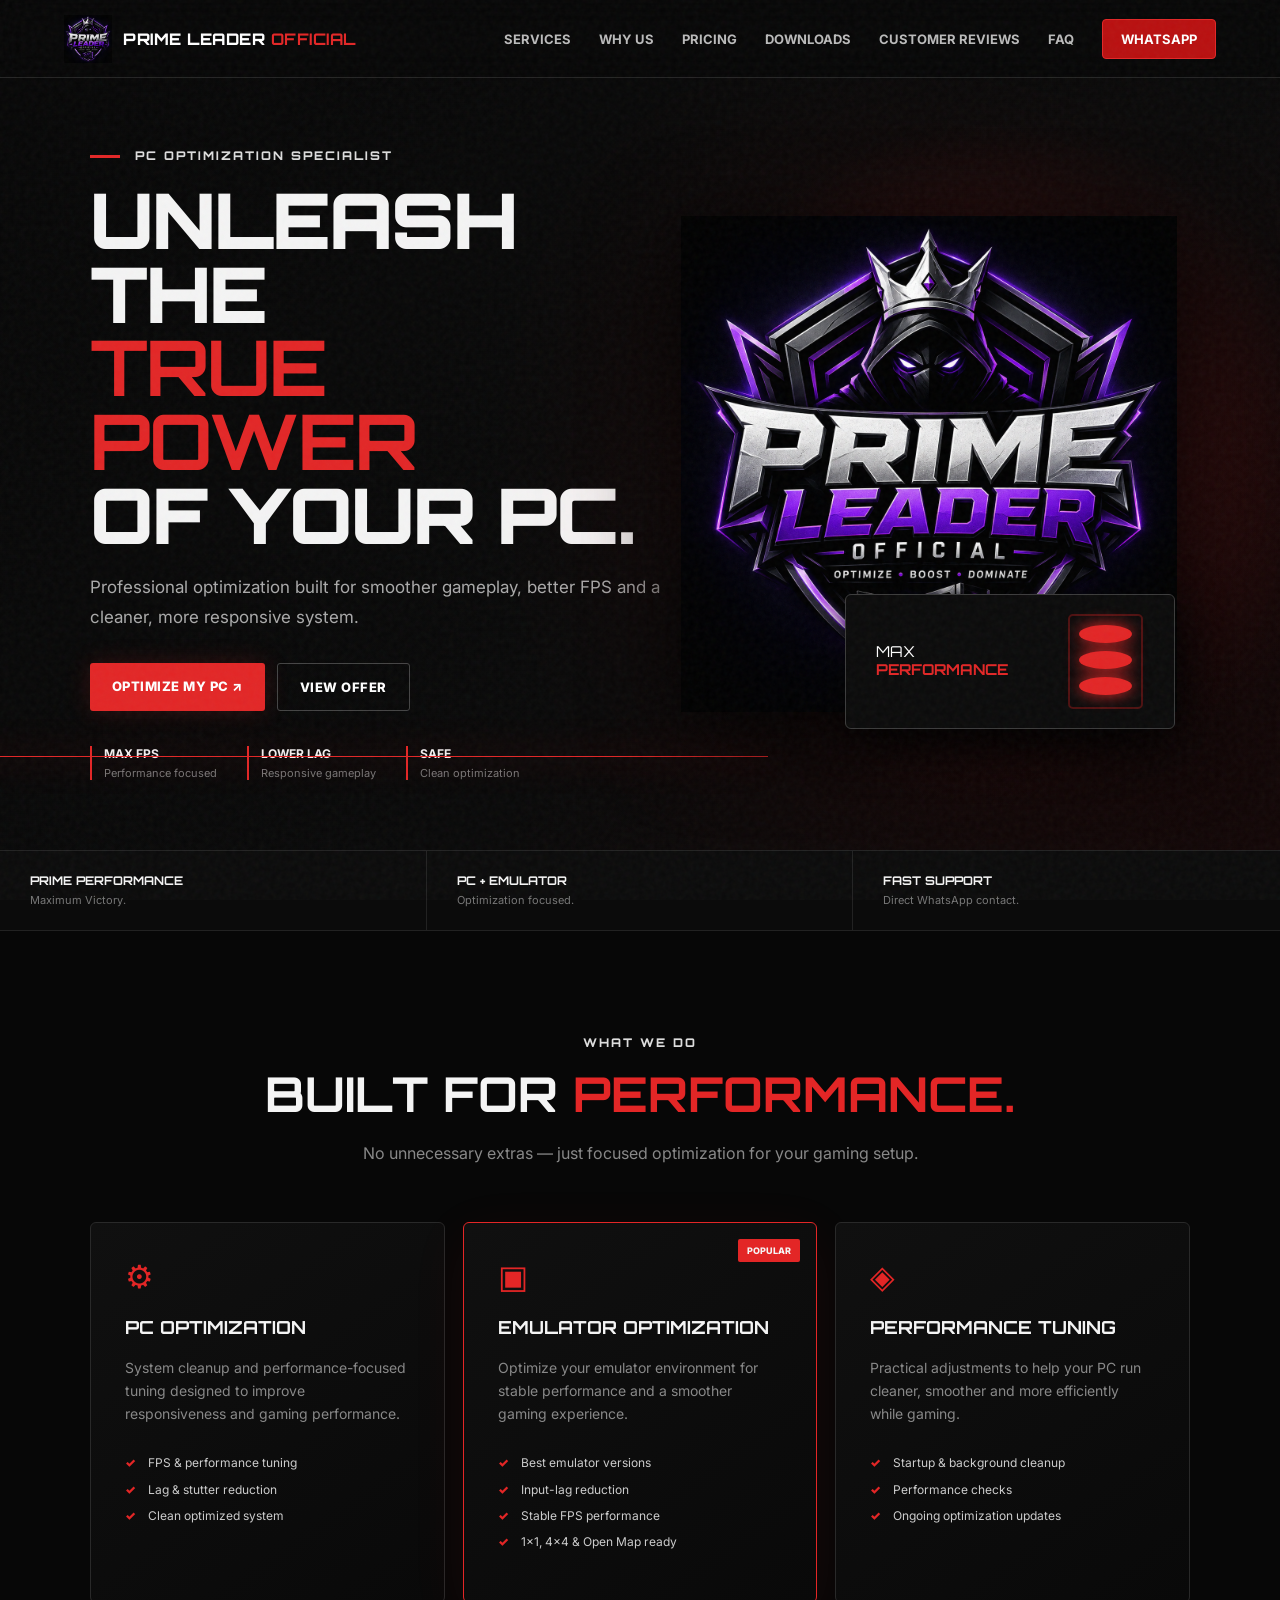
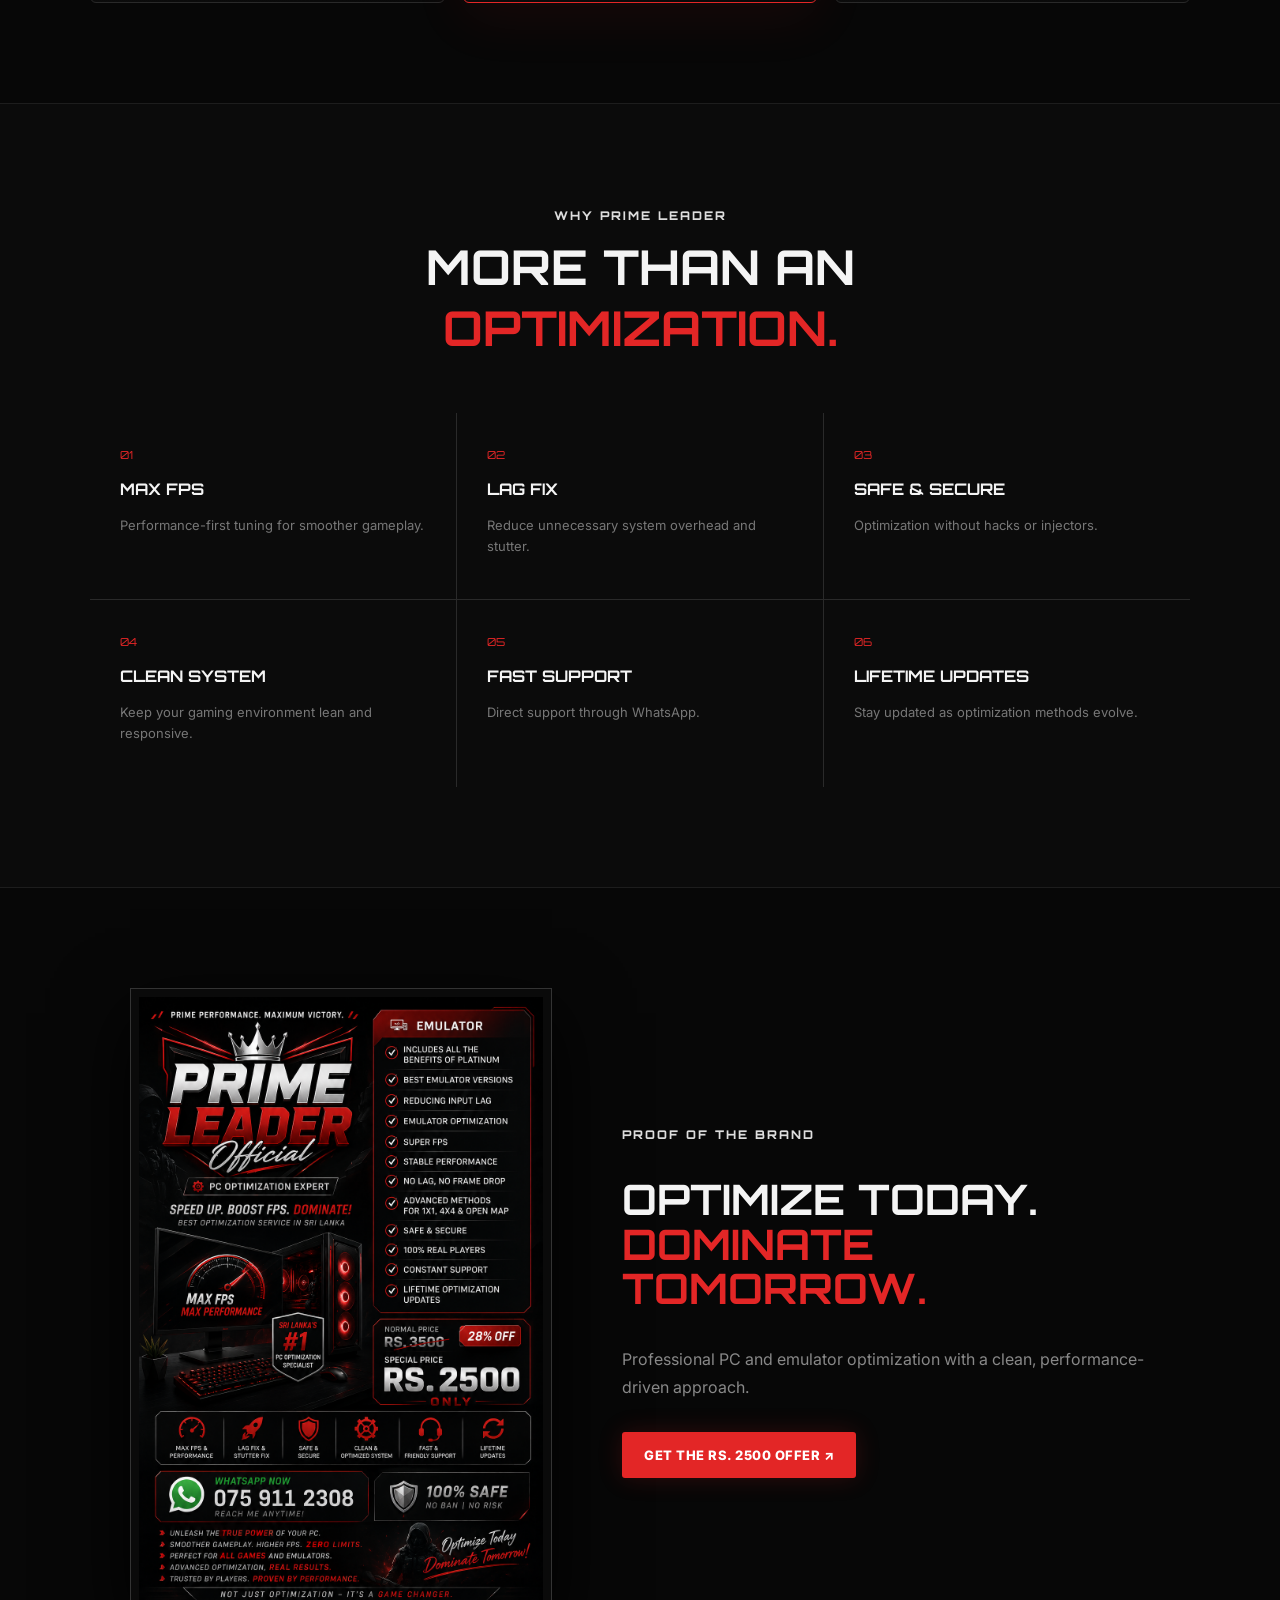
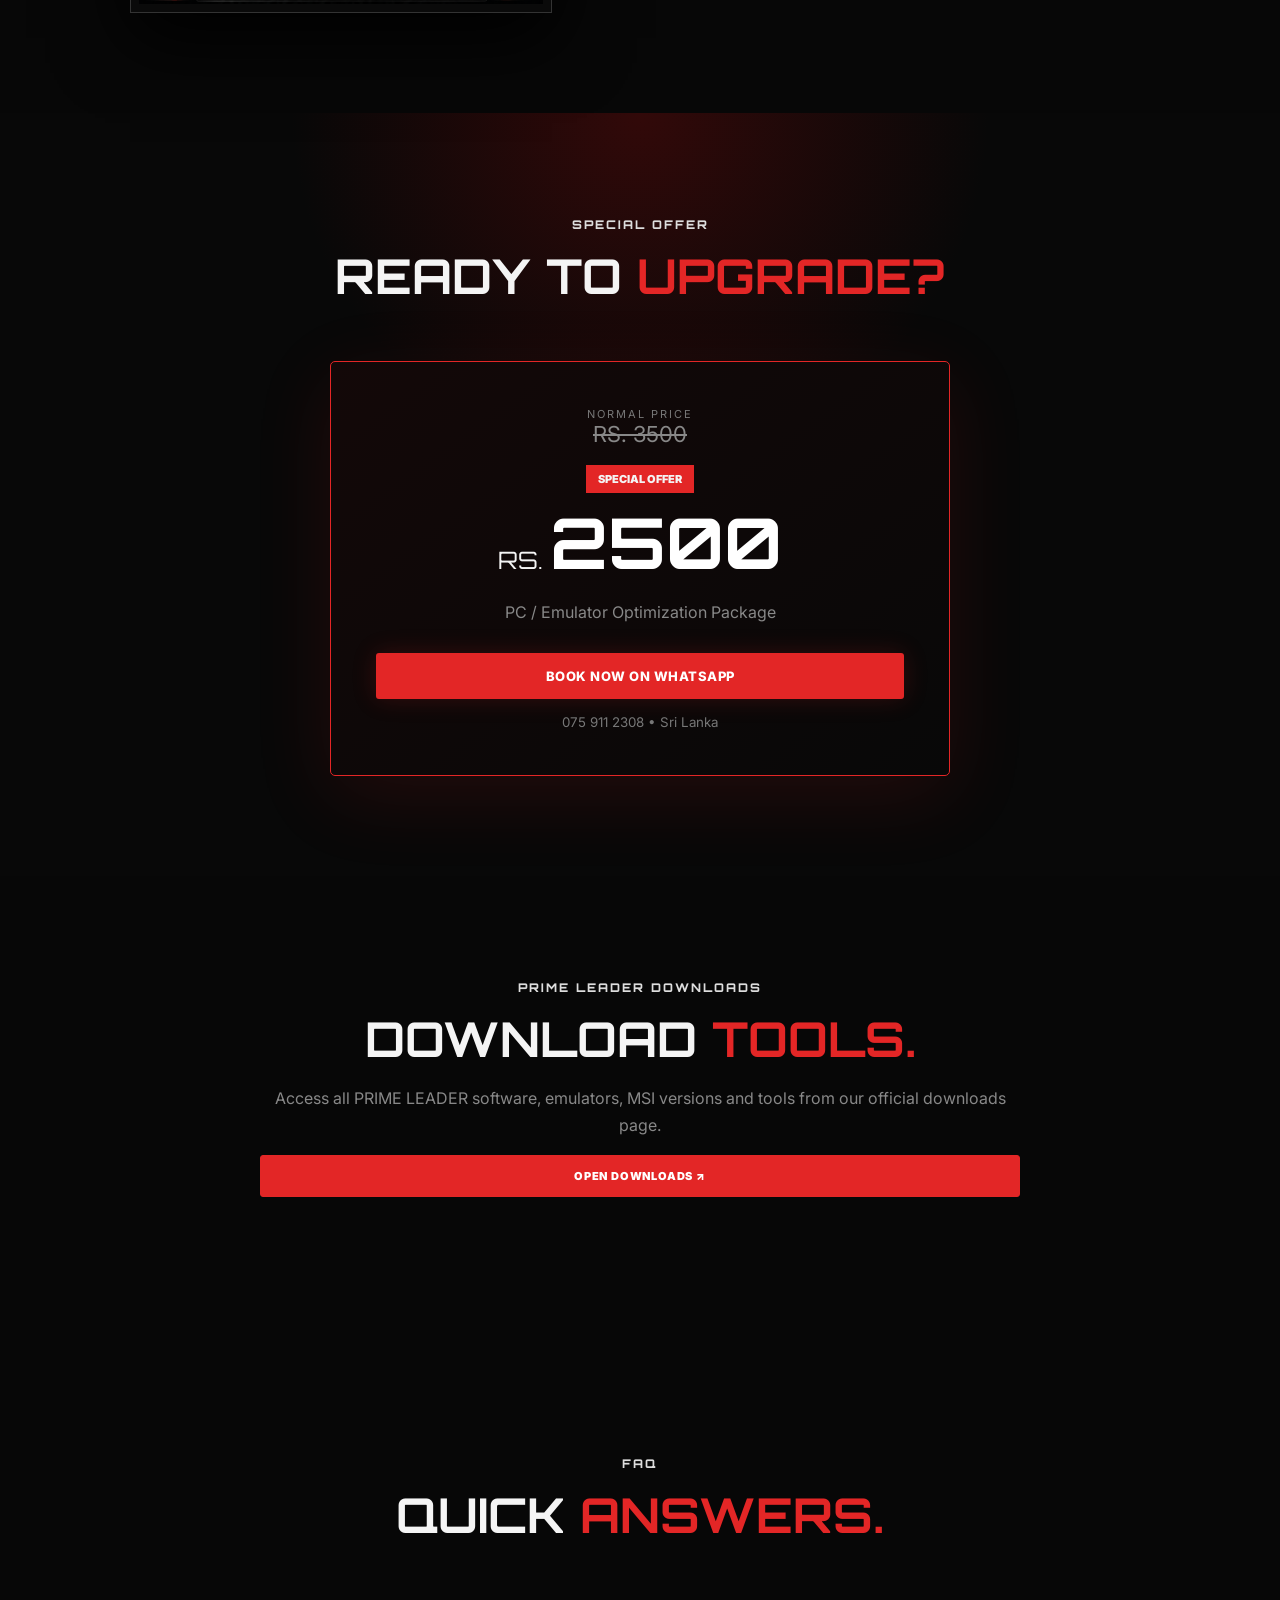
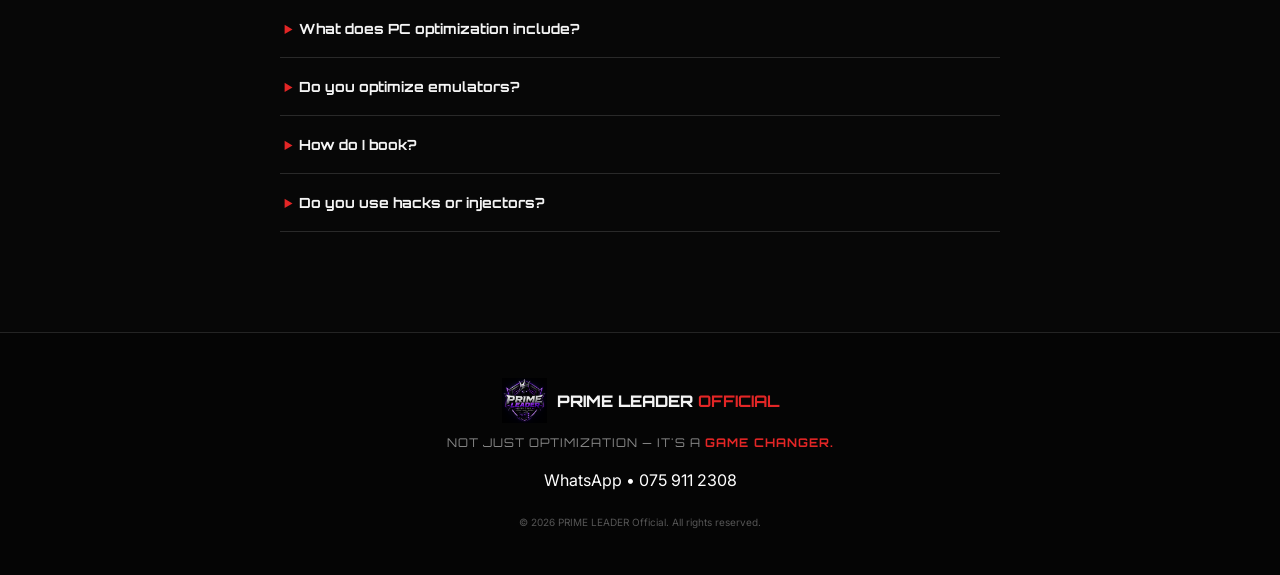
<file: index.html>
<!DOCTYPE html>
<html lang="en">
<head>

  <meta charset="UTF-8">

  <meta
    name="viewport"
    content="width=device-width, initial-scale=1.0"
  >

  <meta
    name="description"
    content="PRIME LEADER Official — Professional PC & Emulator Optimization in Sri Lanka."
  >

  <title>
    PRIME LEADER Official | PC Optimization
  </title>


  <link
    rel="preconnect"
    href="https://fonts.googleapis.com"
  >

  <link
    rel="preconnect"
    href="https://fonts.gstatic.com"
    crossorigin
  >


  <link
    href="https://fonts.googleapis.com/css2?family=Orbitron:wght@500;600;700;800;900&family=Inter:wght@400;500;600;700;800&display=swap"
    rel="stylesheet"
  >


  <link
    rel="stylesheet"
    href="style.css"
  >

</head>


<body>


  <div class="noise"></div>



  <!-- ==========================================
       NAVIGATION
  ========================================== -->

  <header class="nav">


    <a
      class="brand"
      href="#home"
    >

      <img
        src="images/logo.png"
        alt="PRIME LEADER Official logo"
      >

      <span>
        PRIME LEADER <b>OFFICIAL</b>
      </span>

    </a>



    <button
      class="menu"
      aria-label="Open menu"
    >
      ☰
    </button>



    <nav>

      <a href="#services">
        Services
      </a>


      <a href="#features">
        Why Us
      </a>


      <a href="#pricing">
        Pricing
      </a>


      <a href="downloads.html">
        Downloads
      </a>


      <!-- CUSTOMER REVIEWS -->

      <a href="reviews.html">
        Customer Reviews
      </a>


      <a href="#faq">
        FAQ
      </a>


      <a
        class="nav-cta"
        href="https://wa.me/94759112308?text=Hi%20PRIME%20LEADER%20Official%2C%20I%20want%20PC%20Optimization."
        target="_blank"
      >
        WhatsApp
      </a>

    </nav>

  </header>



  <main id="home">



    <!-- ==========================================
         HERO
    ========================================== -->

    <section class="hero">


      <div class="hero-copy">


        <div class="eyebrow">

          <span></span>

          PC OPTIMIZATION SPECIALIST

        </div>



        <h1>

          UNLEASH THE<br>

          <strong>
            TRUE POWER
          </strong><br>

          OF YOUR PC.

        </h1>



        <p>

          Professional optimization built for smoother gameplay,
          better FPS and a cleaner, more responsive system.

        </p>



        <div class="hero-actions">


          <a
            class="btn primary"
            href="https://wa.me/94759112308?text=Hi%20PRIME%20LEADER%20Official%2C%20I%20want%20PC%20Optimization."
            target="_blank"
          >

            OPTIMIZE MY PC ↗

          </a>



          <a
            class="btn ghost"
            href="#pricing"
          >

            VIEW OFFER

          </a>


        </div>



        <div class="mini-stats">


          <div>

            <b>
              MAX FPS
            </b>

            <span>
              Performance focused
            </span>

          </div>



          <div>

            <b>
              LOWER LAG
            </b>

            <span>
              Responsive gameplay
            </span>

          </div>



          <div>

            <b>
              SAFE
            </b>

            <span>
              Clean optimization
            </span>

          </div>


        </div>


      </div>



      <div class="hero-art">


        <div class="glow"></div>


        <img
          src="images/logo.png"
          alt="PRIME LEADER Official"
          class="hero-logo"
        >


        <div class="pc-card">


          <div class="speed">

            MAX<br>

            <b>
              PERFORMANCE
            </b>

          </div>


          <div class="pc-tower">

            <i></i>
            <i></i>
            <i></i>

          </div>


        </div>


      </div>


    </section>



    <!-- ==========================================
         TRUST STRIP
    ========================================== -->

    <section class="trust-strip">


      <div>

        <b>
          PRIME PERFORMANCE
        </b>

        <span>
          Maximum Victory.
        </span>

      </div>



      <div>

        <b>
          PC + EMULATOR
        </b>

        <span>
          Optimization focused.
        </span>

      </div>



      <div>

        <b>
          FAST SUPPORT
        </b>

        <span>
          Direct WhatsApp contact.
        </span>

      </div>


    </section>



    <!-- ==========================================
         SERVICES
    ========================================== -->

    <section
      id="services"
      class="section"
    >


      <div class="section-head">


        <span class="eyebrow">

          WHAT WE DO

        </span>


        <h2>

          BUILT FOR
          <strong>
            PERFORMANCE.
          </strong>

        </h2>


        <p>

          No unnecessary extras — just focused optimization
          for your gaming setup.

        </p>


      </div>



      <div class="cards">


        <article class="card">


          <div class="icon">
            ⚙
          </div>


          <h3>
            PC OPTIMIZATION
          </h3>


          <p>

            System cleanup and performance-focused tuning
            designed to improve responsiveness and gaming performance.

          </p>


          <ul>

            <li>
              FPS & performance tuning
            </li>

            <li>
              Lag & stutter reduction
            </li>

            <li>
              Clean optimized system
            </li>

          </ul>


        </article>



        <article class="card featured">


          <div class="tag">
            POPULAR
          </div>


          <div class="icon">
            ▣
          </div>


          <h3>
            EMULATOR OPTIMIZATION
          </h3>


          <p>

            Optimize your emulator environment for stable
            performance and a smoother gaming experience.

          </p>


          <ul>

            <li>
              Best emulator versions
            </li>

            <li>
              Input-lag reduction
            </li>

            <li>
              Stable FPS performance
            </li>

            <li>
              1x1, 4x4 & Open Map ready
            </li>

          </ul>


        </article>



        <article class="card">


          <div class="icon">
            ◈
          </div>


          <h3>
            PERFORMANCE TUNING
          </h3>


          <p>

            Practical adjustments to help your PC run cleaner,
            smoother and more efficiently while gaming.

          </p>


          <ul>

            <li>
              Startup & background cleanup
            </li>

            <li>
              Performance checks
            </li>

            <li>
              Ongoing optimization updates
            </li>

          </ul>


        </article>


      </div>


    </section>



    <!-- ==========================================
         WHY US
    ========================================== -->

    <section
      id="features"
      class="section dark-panel"
    >


      <div class="section-head">


        <span class="eyebrow">

          WHY PRIME LEADER

        </span>


        <h2>

          MORE THAN AN
          <strong>
            OPTIMIZATION.
          </strong>

        </h2>


      </div>



      <div class="feature-grid">


        <div>

          <span>
            01
          </span>

          <h3>
            MAX FPS
          </h3>

          <p>
            Performance-first tuning for smoother gameplay.
          </p>

        </div>



        <div>

          <span>
            02
          </span>

          <h3>
            LAG FIX
          </h3>

          <p>
            Reduce unnecessary system overhead and stutter.
          </p>

        </div>



        <div>

          <span>
            03
          </span>

          <h3>
            SAFE & SECURE
          </h3>

          <p>
            Optimization without hacks or injectors.
          </p>

        </div>



        <div>

          <span>
            04
          </span>

          <h3>
            CLEAN SYSTEM
          </h3>

          <p>
            Keep your gaming environment lean and responsive.
          </p>

        </div>



        <div>

          <span>
            05
          </span>

          <h3>
            FAST SUPPORT
          </h3>

          <p>
            Direct support through WhatsApp.
          </p>

        </div>



        <div>

          <span>
            06
          </span>

          <h3>
            LIFETIME UPDATES
          </h3>

          <p>
            Stay updated as optimization methods evolve.
          </p>

        </div>


      </div>


    </section>



    <!-- ==========================================
         POSTER
    ========================================== -->

    <section class="poster-section">


      <div class="poster-wrap">


        <img
          src="images/poster.png"
          alt="PRIME LEADER Official PC Optimization promotional poster"
        >


      </div>



      <div class="poster-copy">


        <span class="eyebrow">

          PROOF OF THE BRAND

        </span>


        <h2>

          OPTIMIZE TODAY.<br>

          <strong>
            DOMINATE TOMORROW.
          </strong>

        </h2>


        <p>

          Professional PC and emulator optimization
          with a clean, performance-driven approach.

        </p>


        <a
          class="btn primary"
          href="https://wa.me/94759112308?text=Hi%20PRIME%20LEADER%20Official%2C%20I%20want%20the%20Rs.%202500%20optimization%20offer."
          target="_blank"
        >

          GET THE RS. 2500 OFFER ↗

        </a>


      </div>


    </section>



    <!-- ==========================================
         PRICING
    ========================================== -->

    <section
      id="pricing"
      class="section pricing-section"
    >


      <div class="section-head">


        <span class="eyebrow">

          SPECIAL OFFER

        </span>


        <h2>

          READY TO
          <strong>
            UPGRADE?
          </strong>

        </h2>


      </div>



      <div class="price-card">


        <div>

          <span class="small">
            NORMAL PRICE
          </span>


          <del>
            RS. 3500
          </del>

        </div>


        <div class="discount">
          SPECIAL OFFER
        </div>


        <div class="price">

          RS.
          <b>
            2500
          </b>

        </div>


        <p>
          PC / Emulator Optimization Package
        </p>


        <a
          class="btn primary wide"
          href="https://wa.me/94759112308?text=Hi%20PRIME%20LEADER%20Official%2C%20I%20want%20to%20book%20the%20special%20optimization%20offer."
          target="_blank"
        >

          BOOK NOW ON WHATSAPP

        </a>


        <small>
          075 911 2308 • Sri Lanka
        </small>


      </div>


    </section>



    <!-- ==========================================
         DOWNLOADS
    ========================================== -->

    <section class="section">


      <div class="section-head">


        <span class="eyebrow">

          PRIME LEADER DOWNLOADS

        </span>


        <h2>

          DOWNLOAD
          <strong>
            TOOLS.
          </strong>

        </h2>


        <p>

          Access all PRIME LEADER software, emulators,
          MSI versions and tools from our official downloads page.

        </p>


        <a
          href="downloads.html"
          class="download-btn"
        >

          OPEN DOWNLOADS ↗

        </a>


      </div>


    </section>



    <!-- ==========================================
         FAQ
    ========================================== -->

    <section
      id="faq"
      class="section faq"
    >


      <div class="section-head">


        <span class="eyebrow">

          FAQ

        </span>


        <h2>

          QUICK
          <strong>
            ANSWERS.
          </strong>

        </h2>


      </div>



      <details>


        <summary>

          What does PC optimization include?

        </summary>


        <p>

          Performance-focused system tuning, cleanup and
          gaming-related optimization based on your setup.

        </p>


      </details>



      <details>


        <summary>

          Do you optimize emulators?

        </summary>


        <p>

          Yes. Emulator optimization is available with
          performance, input-lag and stability focused tuning.

        </p>


      </details>



      <details>


        <summary>

          How do I book?

        </summary>


        <p>

          Tap any WhatsApp button on this website and send
          your request to 075 911 2308.

        </p>


      </details>



      <details>


        <summary>

          Do you use hacks or injectors?

        </summary>


        <p>

          No. The service is positioned around system and
          emulator optimization, not hacks or injectors.

        </p>


      </details>


    </section>


  </main>



  <!-- ==========================================
       FOOTER
  ========================================== -->

  <footer>


    <div class="footer-brand">


      <img
        src="images/logo.png"
        alt=""
      >


      <span>

        PRIME LEADER
        <b>
          OFFICIAL
        </b>

      </span>


    </div>


    <p>

      NOT JUST OPTIMIZATION — IT'S A
      <strong>
        GAME CHANGER.
      </strong>

    </p>


    <a
      href="https://wa.me/94759112308"
      target="_blank"
    >

      WhatsApp • 075 911 2308

    </a>


    <small>

      © 2026 PRIME LEADER Official.
      All rights reserved.

    </small>


  </footer>



  <!-- ==========================================
       EXISTING JAVASCRIPT
  ========================================== -->

  <script src="script.js"></script>



  <!-- ==========================================
       DOWNLOAD TAB JAVASCRIPT
  ========================================== -->

  <script>

    function showDownloadTab(tabId, button) {

      document
        .querySelectorAll('.download-tab-content')
        .forEach(function(tab) {

          tab.classList.remove('active');

        });


      document
        .querySelectorAll('.download-tab')
        .forEach(function(tabButton) {

          tabButton.classList.remove('active');

        });


      document
        .getElementById(tabId)
        .classList.add('active');


      button.classList.add('active');

    }

  </script>


</body>
</html>
</file>
<file: style.css>
*{
  box-sizing:border-box;
}

html{
  scroll-behavior:smooth;
}

body{
  margin:0;
  background:#070707;
  color:#f4f4f4;
  font-family:Inter,Arial,sans-serif;
  overflow-x:hidden;
}

.noise{
  position:fixed;
  inset:0;
  pointer-events:none;
  opacity:.045;
  background-image:url("data:image/svg+xml,%3Csvg viewBox='0 0 180 180' xmlns='http://www.w3.org/2000/svg'%3E%3Cfilter id='n'%3E%3CfeTurbulence type='fractalNoise' baseFrequency='.9' numOctaves='4' stitchTiles='stitch'/%3E%3C/filter%3E%3Crect width='100%25' height='100%25' filter='url(%23n)'/%3E%3C/svg%3E");
  z-index:99;
}


/* =========================
   NAVIGATION
========================= */

.nav{
  height:78px;
  display:flex;
  align-items:center;
  justify-content:space-between;
  padding:0 5%;
  border-bottom:1px solid #242424;
  background:rgba(7,7,7,.86);
  backdrop-filter:blur(15px);
  position:sticky;
  top:0;
  z-index:50;
}

.brand{
  display:flex;
  align-items:center;
  gap:11px;
  color:#fff;
  text-decoration:none;
  font-family:Orbitron;
  font-weight:800;
  letter-spacing:.5px;
}

.brand img{
  width:48px;
  height:48px;
  object-fit:contain;
}

.brand b{
  color:#e32626;
}

nav{
  display:flex;
  gap:28px;
  align-items:center;
}

nav a{
  color:#bbb;
  text-decoration:none;
  font-size:13px;
  font-weight:700;
  text-transform:uppercase;
}

nav a:hover{
  color:#fff;
}

.nav-cta{
  padding:11px 18px;
  border:1px solid #e32626;
  color:#fff!important;
  border-radius:4px;
  background:#b91010;
}

.menu{
  display:none;
  background:none;
  color:#fff;
  border:0;
  font-size:26px;
}


/* =========================
   HERO
========================= */

.hero{
  min-height:760px;
  display:grid;
  grid-template-columns:1.05fr .95fr;
  align-items:center;
  padding:70px 7%;
  position:relative;
  overflow:hidden;
  background:
    radial-gradient(circle at 78% 50%,#3b0909 0,transparent 32%),
    linear-gradient(135deg,#070707 0,#090909 60%,#120606 100%);
}

.hero:after{
  content:"";
  position:absolute;
  width:70%;
  height:1px;
  background:#e32626;
  left:-10%;
  bottom:12%;
  box-shadow:0 0 35px #e32626;
}

.eyebrow{
  font-family:Orbitron;
  color:#ddd;
  font-size:12px;
  letter-spacing:2px;
  font-weight:800;
}

.eyebrow span{
  display:inline-block;
  width:30px;
  height:3px;
  background:#e32626;
  margin-right:9px;
  vertical-align:middle;
}

.hero h1{
  font-family:Orbitron;
  font-size:clamp(42px,6vw,78px);
  line-height:.96;
  margin:20px 0;
  font-weight:900;
  letter-spacing:-2px;
}

.hero h1 strong,
.section-head strong{
  color:#e32626;
}

.hero p{
  max-width:570px;
  color:#aaa;
  font-size:17px;
  line-height:1.8;
}

.hero-actions{
  display:flex;
  gap:12px;
  margin:30px 0;
}

.btn{
  display:inline-block;
  text-decoration:none;
  font-weight:800;
  font-size:13px;
  letter-spacing:.5px;
  padding:15px 22px;
  border-radius:3px;
}

.primary{
  background:#e32626;
  color:#fff;
  box-shadow:0 0 25px rgba(227,38,38,.18);
}

.primary:hover{
  background:#ff3030;
}

.ghost{
  border:1px solid #444;
  color:#fff;
}

.mini-stats{
  display:flex;
  gap:30px;
  margin-top:35px;
}

.mini-stats div{
  border-left:2px solid #e32626;
  padding-left:12px;
}

.mini-stats b{
  display:block;
  font-size:12px;
}

.mini-stats span{
  display:block;
  color:#777;
  font-size:11px;
  margin-top:5px;
}

.hero-art{
  position:relative;
  min-height:560px;
  display:flex;
  align-items:center;
  justify-content:center;
}

.glow{
  position:absolute;
  width:380px;
  height:380px;
  background:#e32626;
  filter:blur(130px);
  opacity:.18;
}

.hero-logo{
  width:min(560px,95%);
  position:relative;
  z-index:2;
  filter:drop-shadow(0 20px 45px #000);
}

.pc-card{
  position:absolute;
  bottom:15px;
  right:3%;
  width:330px;
  height:135px;
  background:#0b0b0b;
  border:1px solid #3b3b3b;
  border-radius:6px;
  box-shadow:0 15px 50px #000;
  display:flex;
  align-items:center;
  justify-content:space-around;
  z-index:3;
}

.speed{
  font-family:Orbitron;
  color:#fff;
  font-size:15px;
  line-height:1.2;
}

.speed b{
  color:#e32626;
}

.pc-tower{
  width:75px;
  height:95px;
  border:2px solid #4d1111;
  border-radius:5px;
  padding:9px;
  display:flex;
  flex-direction:column;
  gap:8px;
}

.pc-tower i{
  display:block;
  height:18px;
  border-radius:50%;
  background:#e32626;
  box-shadow:0 0 16px #e32626;
}


/* =========================
   TRUST STRIP
========================= */

.trust-strip{
  display:grid;
  grid-template-columns:repeat(3,1fr);
  border-top:1px solid #222;
  border-bottom:1px solid #222;
  background:#0b0b0b;
}

.trust-strip div{
  padding:22px 7%;
  border-right:1px solid #222;
}

.trust-strip div:last-child{
  border:0;
}

.trust-strip b{
  display:block;
  font-family:Orbitron;
  font-size:12px;
}

.trust-strip span{
  color:#777;
  font-size:11px;
}


/* =========================
   GENERAL SECTIONS
========================= */

.section{
  padding:100px 7%;
  max-width:1400px;
  margin:auto;
}

.section-head{
  text-align:center;
  max-width:760px;
  margin:0 auto 55px;
}

.section-head h2{
  font-family:Orbitron;
  font-size:clamp(28px,4vw,48px);
  margin:12px 0;
}

.section-head p{
  color:#888;
  line-height:1.7;
}


/* =========================
   SERVICE CARDS
========================= */

.cards{
  display:grid;
  grid-template-columns:repeat(3,1fr);
  gap:18px;
}

.card{
  position:relative;
  border:1px solid #292929;
  background:linear-gradient(145deg,#101010,#090909);
  padding:34px;
  min-height:340px;
  border-radius:6px;
}

.card:hover{
  border-color:#8c1717;
  transform:translateY(-5px);
  transition:.25s;
}

.card.featured{
  border-color:#e32626;
  box-shadow:0 15px 55px rgba(227,38,38,.08);
}

.tag{
  position:absolute;
  top:16px;
  right:16px;
  font-size:9px;
  background:#e32626;
  padding:6px 9px;
  border-radius:2px;
  font-weight:800;
}

.icon{
  font-size:32px;
  color:#e32626;
  margin-bottom:20px;
}

.card h3{
  font-family:Orbitron;
  font-size:18px;
}

.card p{
  color:#888;
  line-height:1.65;
  font-size:14px;
}

.card ul{
  list-style:none;
  padding:0;
  margin-top:25px;
  color:#ccc;
  font-size:12px;
  line-height:2.2;
}

.card li:before{
  content:"✓";
  color:#e32626;
  font-weight:900;
  margin-right:9px;
}


/* =========================
   WHY US
========================= */

.dark-panel{
  max-width:none;
  background:#0b0b0b;
  border-top:1px solid #1d1d1d;
  border-bottom:1px solid #1d1d1d;
}

.feature-grid{
  max-width:1200px;
  margin:auto;
  display:grid;
  grid-template-columns:repeat(3,1fr);
  gap:1px;
  background:#2a2a2a;
}

.feature-grid div{
  background:#0b0b0b;
  padding:30px;
}

.feature-grid span{
  color:#e32626;
  font-family:Orbitron;
  font-size:11px;
}

.feature-grid h3{
  font-family:Orbitron;
  font-size:16px;
}

.feature-grid p{
  color:#777;
  font-size:13px;
  line-height:1.6;
}


/* =========================
   POSTER
========================= */

.poster-section{
  max-width:1200px;
  margin:0 auto;
  padding:100px 7%;
  display:grid;
  grid-template-columns:.8fr 1fr;
  gap:70px;
  align-items:center;
}

.poster-wrap{
  border:1px solid #333;
  padding:8px;
  background:#0a0a0a;
  box-shadow:0 25px 70px #000;
}

.poster-wrap img{
  width:100%;
  display:block;
}

.poster-copy h2{
  font-family:Orbitron;
  font-size:42px;
  line-height:1.05;
}

.poster-copy strong{
  color:#e32626;
}

.poster-copy p{
  color:#888;
  line-height:1.8;
  margin-bottom:30px;
}


/* =========================
   PRICING
========================= */

.pricing-section{
  max-width:none;
  background:
    radial-gradient(circle at 50% 0,#320909 0,transparent 35%),
    #080808;
}

.price-card{
  max-width:620px;
  margin:auto;
  text-align:center;
  border:1px solid #e32626;
  padding:45px;
  background:linear-gradient(145deg,#130808,#080808);
  box-shadow:0 20px 80px rgba(227,38,38,.12);
  border-radius:5px;
}

.small{
  display:block;
  color:#777;
  font-size:11px;
  letter-spacing:2px;
}

.price-card del{
  color:#888;
  font-size:22px;
}

.discount{
  display:inline-block;
  background:#e32626;
  margin:18px 0 5px;
  padding:7px 12px;
  font-weight:900;
  font-size:11px;
}

.price{
  font-family:Orbitron;
  font-size:24px;
}

.price b{
  font-size:70px;
  color:#fff;
}

.price-card p{
  color:#888;
}

.wide{
  width:100%;
  margin-top:15px;
}

.price-card small{
  display:block;
  color:#777;
  margin-top:15px;
}


/* =========================
   DOWNLOADS
========================= */

.downloads-section{
  width:100%;
  max-width:1400px;
  margin:0 auto;
  position:relative;
}

/* DOWNLOAD TABS */
.download-tabs{
  display:flex;
  justify-content:center;
  align-items:center;
  flex-wrap:wrap;
  gap:8px;
  margin:0 auto 35px;
  padding:6px;
  background:#0b0b0b;
  border:1px solid #292929;
  width:max-content;
  max-width:100%;
  border-radius:5px;
}

.download-tab{
  border:1px solid transparent;
  background:transparent;
  color:#777;
  padding:12px 20px;
  font-family:Orbitron,sans-serif;
  font-size:10px;
  font-weight:800;
  letter-spacing:.8px;
  cursor:pointer;
  border-radius:3px;
  transition:.2s ease;
}

.download-tab:hover{
  color:#fff;
  border-color:#4a1515;
}

.download-tab.active{
  background:#e32626;
  color:#fff;
  border-color:#e32626;
  box-shadow:0 0 20px rgba(227,38,38,.15);
}

/* TAB CONTENT */
.download-tab-content{
  display:none;
  width:100%;
}

.download-tab-content.active{
  display:block;
}

/* DOWNLOAD GRID */
.download-grid{
  display:grid;
  grid-template-columns:repeat(3,minmax(0,1fr));
  gap:18px;
  width:100%;
}

/* DOWNLOAD CARD */
.download-card{
  position:relative;
  display:flex;
  flex-direction:column;
  min-width:0;
  min-height:300px;
  padding:30px;
  background:linear-gradient(145deg,#101010,#080808);
  border:1px solid #292929;
  border-radius:6px;
  transition:.25s ease;
  overflow:hidden;
}

.download-card:hover{
  transform:translateY(-5px);
  border-color:#8c1717;
  box-shadow:0 15px 50px rgba(227,38,38,.08);
}

.featured-download{
  border-color:#e32626;
  box-shadow:0 15px 55px rgba(227,38,38,.08);
}

/* DOWNLOAD ICON */
.download-icon{
  width:55px;
  height:55px;
  flex-shrink:0;
  display:flex;
  align-items:center;
  justify-content:center;
  margin-bottom:22px;
  border:1px solid #4b1515;
  background:#150808;
  color:#e32626;
  font-family:Orbitron,sans-serif;
  font-size:17px;
  font-weight:900;
  border-radius:5px;
}

/* DOWNLOAD INFO */
.download-type{
  color:#e32626;
  font-family:Orbitron,sans-serif;
  font-size:9px;
  font-weight:800;
  letter-spacing:1.5px;
}

.download-info h3{
  font-family:Orbitron,sans-serif;
  font-size:17px;
  margin:9px 0 12px;
}

.download-info p{
  color:#888;
  font-size:13px;
  line-height:1.7;
  margin:0 0 15px;
}

.download-info small{
  display:block;
  color:#555;
  font-size:10px;
  letter-spacing:.5px;
}

/* DOWNLOAD BUTTON */
.download-btn{
  display:block;
  width:100%;
  box-sizing:border-box;
  margin-top:auto;
  padding:13px 15px;
  text-align:center;
  text-decoration:none;
  color:#fff;
  background:#e32626;
  border:1px solid #e32626;
  border-radius:3px;
  font-size:11px;
  font-weight:900;
  letter-spacing:.8px;
  transition:.2s ease;
}

.download-btn:hover{
  background:#ff3030;
  box-shadow:0 0 25px rgba(227,38,38,.2);
}

/* EMPTY DOWNLOAD */
.empty-download{
  min-height:230px;
  display:flex;
  align-items:center;
  justify-content:center;
  text-align:center;
  border:1px dashed #292929;
  background:#0a0a0a;
  border-radius:6px;
}

.empty-icon{
  color:#e32626;
  font-size:32px;
  margin-bottom:10px;
}

.empty-download h3{
  font-family:Orbitron,sans-serif;
  font-size:16px;
  margin:5px 0 10px;
}

.empty-download p{
  color:#666;
  font-size:12px;
  margin:0;
}

/* TABLET */
@media (max-width:1000px){
  .download-grid{
    grid-template-columns:repeat(2,minmax(0,1fr));
  }
}

/* MOBILE */
@media (max-width:650px){
  .downloads-section{
    padding-left:15px;
    padding-right:15px;
    box-sizing:border-box;
  }

  .download-tabs{
    width:100%;
    box-sizing:border-box;
    justify-content:flex-start;
    overflow-x:auto;
    flex-wrap:nowrap;
    scrollbar-width:none;
  }

  .download-tabs::-webkit-scrollbar{
    display:none;
  }

  .download-tab{
    flex-shrink:0;
    padding:11px 16px;
  }

  .download-grid{
    grid-template-columns:1fr;
    gap:15px;
  }

  .download-card{
    min-height:280px;
    padding:24px;
  }
}

/* =========================
   FAQ
========================= */

.faq{
  max-width:900px;
}

.faq details{
  border-bottom:1px solid #292929;
  padding:20px 5px;
}

.faq summary{
  cursor:pointer;
  font-family:Orbitron;
  font-size:14px;
  font-weight:700;
}

.faq p{
  color:#888;
  line-height:1.7;
  font-size:13px;
}

.faq summary::marker{
  color:#e32626;
}


/* =========================
   FOOTER
========================= */

footer{
  padding:45px 7%;
  border-top:1px solid #242424;
  text-align:center;
  background:#050505;
}

.footer-brand{
  display:flex;
  justify-content:center;
  align-items:center;
  gap:10px;
  font-family:Orbitron;
  font-weight:800;
}

.footer-brand img{
  width:45px;
  height:45px;
  object-fit:contain;
}

.footer-brand b,
footer strong{
  color:#e32626;
}

footer p{
  color:#888;
  font-family:Orbitron;
  font-size:12px;
  letter-spacing:1px;
}

footer>a{
  display:block;
  color:#fff;
  text-decoration:none;
  margin:20px 0;
}

footer small{
  color:#555;
  font-size:10px;
}


/* =========================
   TABLET
========================= */

@media(max-width:900px){

  .download-grid{
    grid-template-columns:repeat(2,1fr);
  }

}


/* =========================
   MOBILE
========================= */

@media(max-width:850px){

  .nav{
    padding:0 5%;
  }

  .brand span{
    font-size:11px;
  }

  .menu{
    display:block;
  }

  nav{
    display:none;
    position:absolute;
    top:78px;
    left:0;
    right:0;
    background:#080808;
    border-bottom:1px solid #222;
    flex-direction:column;
    padding:25px;
  }

  .nav.open nav{
    display:flex;
  }

  .hero{
    grid-template-columns:1fr;
    padding:60px 7%;
    text-align:center;
  }

  .hero p{
    margin:0 auto;
  }

  .hero-actions{
    justify-content:center;
  }

  .mini-stats{
    justify-content:center;
  }

  .hero-art{
    min-height:440px;
    margin-top:15px;
  }

  .pc-card{
    right:0;
    bottom:0;
    transform:scale(.8);
    transform-origin:right bottom;
  }

  .cards,
  .feature-grid{
    grid-template-columns:1fr;
  }

  .trust-strip{
    grid-template-columns:1fr;
  }

  .trust-strip div{
    border-right:0;
    border-bottom:1px solid #222;
  }

  .poster-section{
    grid-template-columns:1fr;
    padding-top:70px;
  }

  .poster-copy{
    text-align:center;
  }

  .poster-copy h2{
    font-size:30px;
  }

  .section{
    padding:75px 7%;
  }

  .price b{
    font-size:55px;
  }

}


/* =========================
   SMALL MOBILE
========================= */

@media(max-width:600px){

  .download-tabs{
    width:100%;
    display:grid;
    grid-template-columns:repeat(2,1fr);
  }

  .download-tab{
    width:100%;
    padding:11px 8px;
  }

  .download-tab:last-child{
    grid-column:span 2;
  }

  .download-grid{
    grid-template-columns:1fr;
  }

  .download-card{
    min-height:280px;
    padding:25px;
  }

  .download-info h3{
    font-size:15px;
  }

}
</file>
